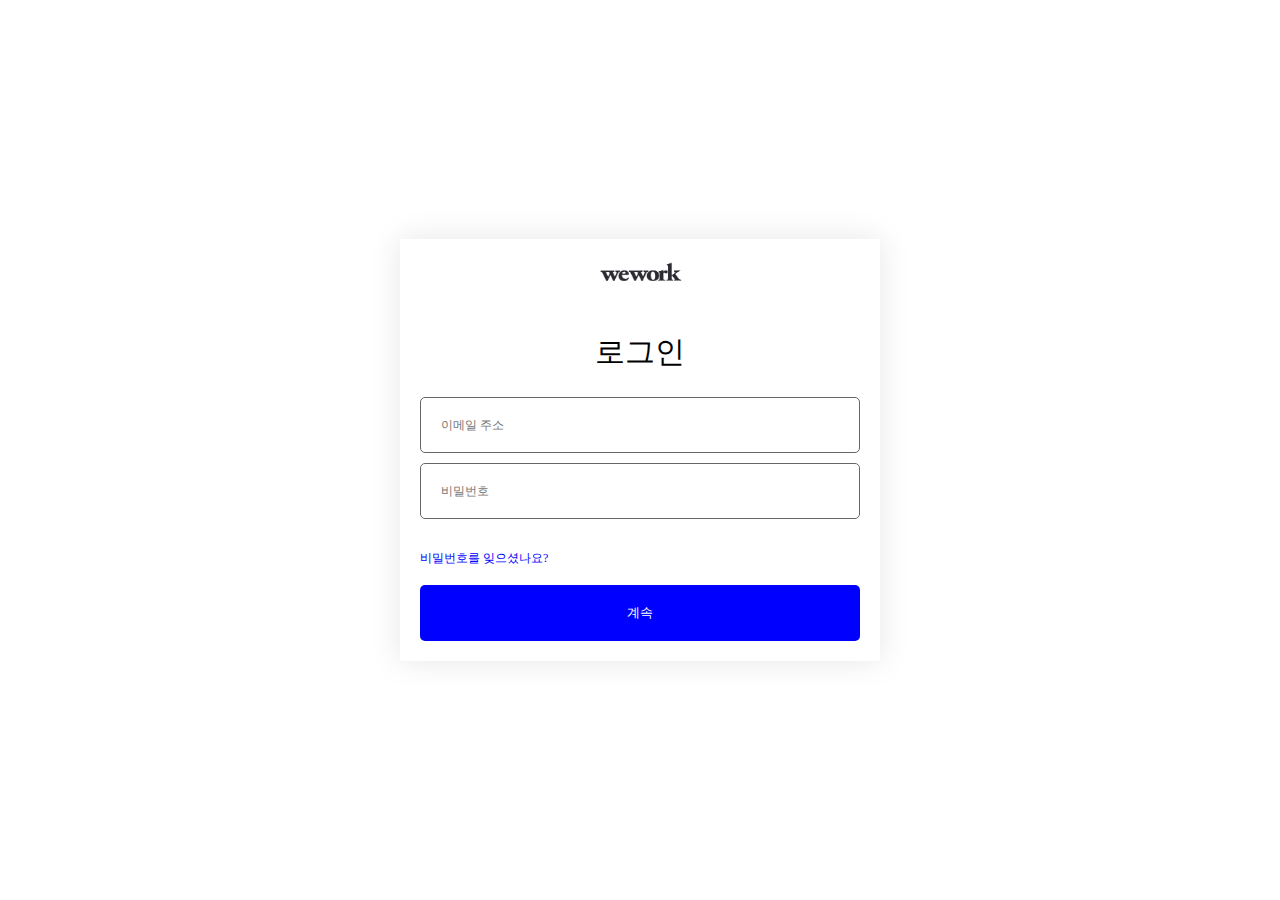
<file: login.html>
<!DOCTYPE html>
<html lang="ko">
<head>
    <meta charset="UTF-8">
    <title>Sign in to WeWork</title>

    <!-- 스타일 링크 -->
    <link rel="stylesheet" href="css/reset.css">
    <link rel="stylesheet" href="css/login.css">
    <!-- 폰트 링크 -->
    <link href="https://webfontworld.github.io/SCoreDream/SCoreDream.css" rel="stylesheet">
</head>
<body>
    <div id="wrap">
        <div class="login">
            <h1><img src="img/WeWork-Logo_240x69.png" alt="wework로고"></h1>
            <form action="#">
                <label for="login">로그인</label>
                <input type="id" id="login" placeholder="이메일 주소">
                <input type="password" id="login" placeholder="비밀번호">
            </form>
            <p><a href="#">비밀번호를 잊으셨나요?</a></p>
            <input type="button" id="end" value="계속">
        </div>
    </div>
</body>
</html>
</file>
<file: css/login.css>
*{
    box-sizing: border-box;
}

body, a, input{
    font-family: 'SCoreDream';
}

#wrap{
    width: 1840px;
    height: 469px;
    padding: 40px;
}

.login{
    width: 480px;
    padding: 20px;
    position: absolute;
    top:50%;
    left:50%;
    transform: translate(-50%, -50%);
    text-align: center;
    box-shadow: 0 0 30px 0 rgba(0,0,0,0.1);
}

.login h1{
    margin-bottom: 50px;
}

.login h1>img{
    width: 87px;
    height: 25px;
}

.login form {
    margin-bottom: 20px;
}

.login form label{
    display: block;
    font-size: 30px;
    margin-bottom: 30px;
}

.login form #login{
    display: inline-block;
    width: 440px;
    height: 56px;
    margin-bottom: 10px;
    border-radius: 5px;
    outline: none;
    border: 1px solid #666;
    padding: 0 20px;
}

.login form #login::placeholder
{
    font-size: 12px;
}

.login form #login:active{
    border-color: #0000ff;
}

.login p{
    text-align: left;
    margin-bottom: 20px;
}

.login p>a{
    font-size: 12px;
    color:#0000ff;
    font-weight: 500;
}

.login p>a:hover{
    text-decoration: underline;
}

.login #end{
    width: 440px;
    height: 56px;
    border:none;
    color: #fff;
    background-color: #0000ff;
    border-radius: 5px;
    cursor: pointer;
    transition: 1s;
}

.login #end:hover{
    font-size:16px;
}
</file>
